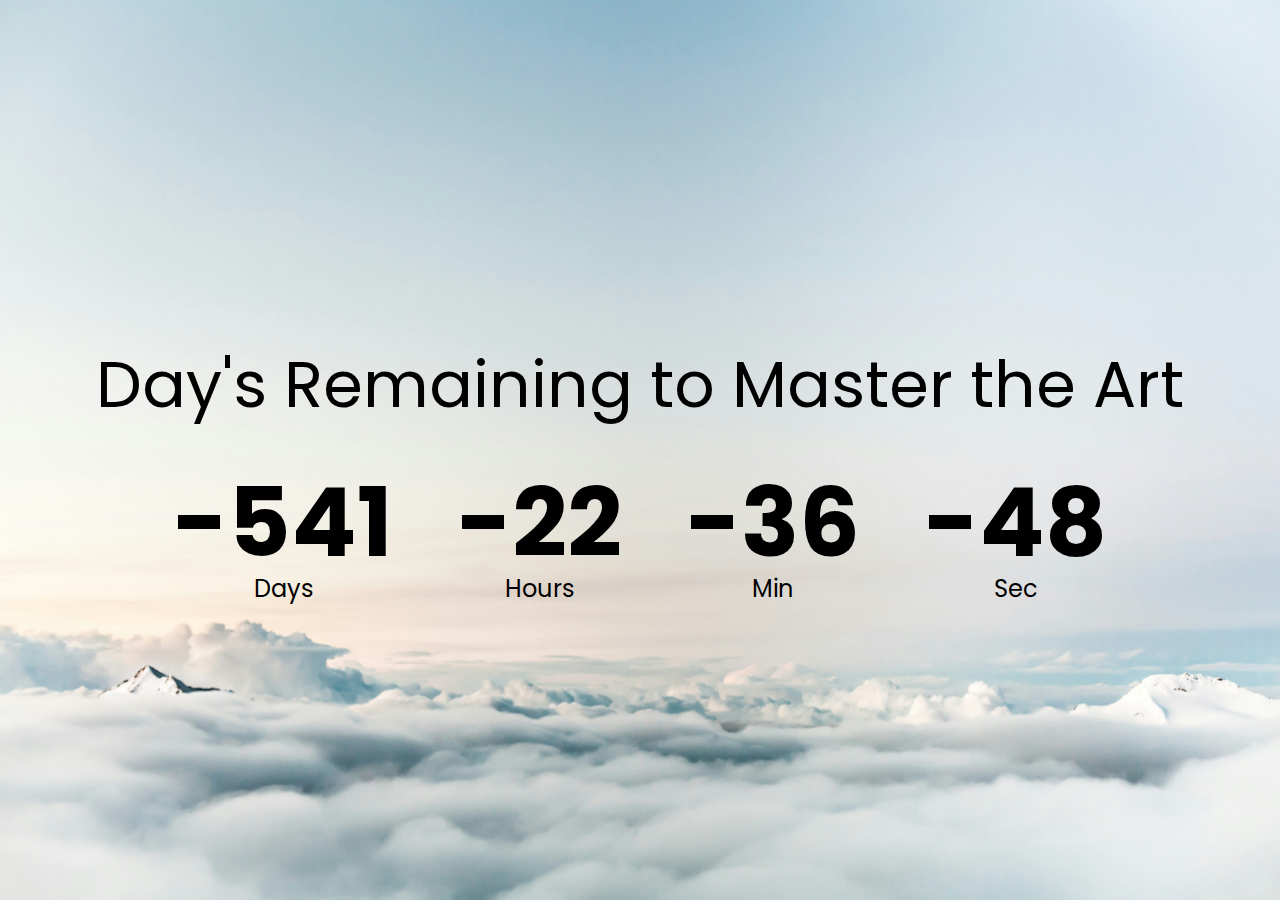
<file: 01mini/index.html>
<!DOCTYPE html>
<html lang="en">
<head>
    <meta charset="UTF-8">
    <meta name="viewport" content="width=device-width, initial-scale=1.0">
    <title>Mini Project - Count Down Timer | Florin Pop </title>
    <link rel="stylesheet" href="style.css">
</head>
<body>
    <h1>Day's Remaining to Master the Art</h1>

    <div class="countdown-containers">
        <div class="count-class days-c">
            <p class="big-text" id="days">0</p>
            <span>Days</span>
        </div>
        <div class="count-class hour-c">
            <p class="big-text" id="hours">0</p>
            <span>Hours</span>
        </div>
        <div class="count-class min-c">
            <p class="big-text" id="min">0</p>
            <span>Min</span>
        </div>
        <div class="count-class sec-c">
            <p class="big-text" id="sec">0</p>
            <span>Sec</span>
        </div>
    </div>


    <script src="main.js" defer></script>
</body>
</html>
</file>
<file: 01mini/style.css>
@import url('https://fonts.googleapis.com/css2?family=Poppins:ital,wght@0,100;0,200;0,300;0,400;0,500;0,600;0,700;0,800;0,900;1,100;1,200;1,300;1,400;1,500;1,600;1,700;1,800;1,900&display=swap');

*{
    box-sizing: border-box;
}

body{
        background-image: url("./sky.jpg");
        min-height: 100vh;
        background-size: cover;
        background-position: center center;
        display: flex;
        flex-direction: column;
        align-items: center;
        justify-content: center;
        font-family: "Poppins", sans-serif;
        margin: 0;
}

h1{
    font-weight: normal;
    font-size: 4rem;
    /* margin-top: 5rem; */
}

.countdown-containers {
    display: flex;

}

.big-text {
    font-weight: bold;
    font-size: 6rem;
    line-height: 1;
    margin: 0 2rem;
}

.count-class{
    text-align: center;
}

.count-class span{
    font-size: 1.5rem;
}
</file>
